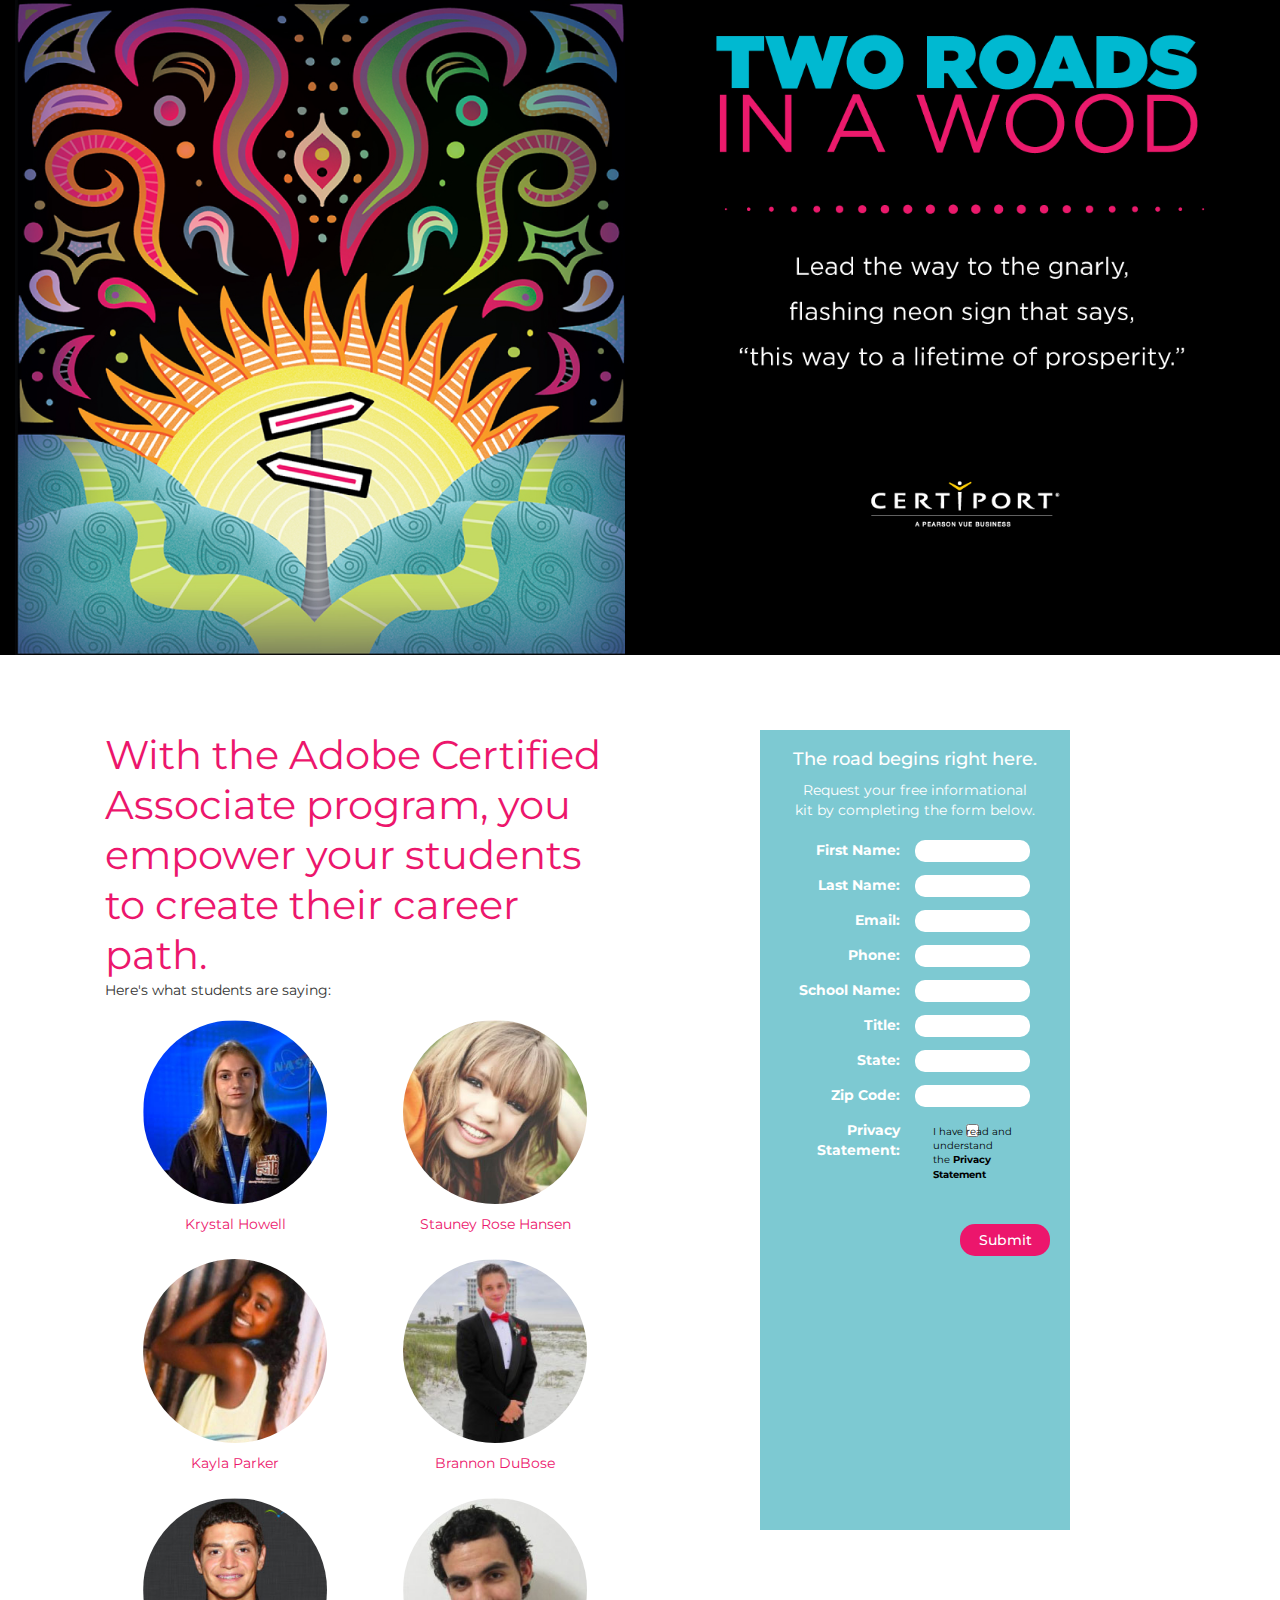
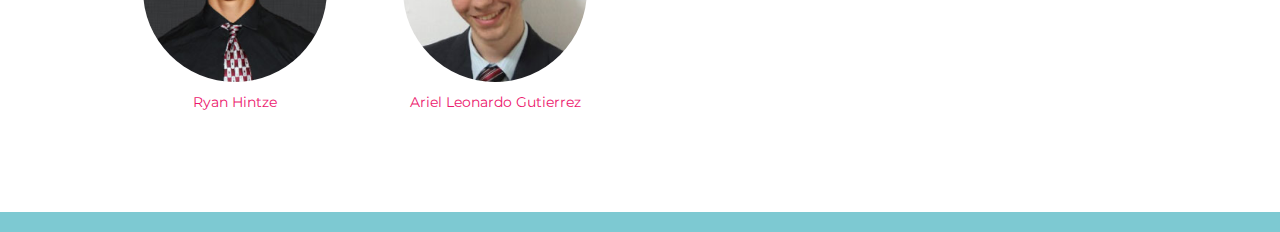
<file: index.html>
<!DOCTYPE html>
<head>
	
	<!-- Latest compiled and minified CSS -->
	<link rel="stylesheet" href="css/bootstrap.min.css">
	<link rel="stylesheet" href="css/style.css">
	<!-- JS -->
	<script src="js/bootstrap.min.js"></script>
	
</head>
<body>
	<div id="page" class="site">
		<header>
			
		</header>
		
		<div id="content">
			
			<div id="primary" class="content-area">
				<div id="first" class="bg-blk">
					<div class="landing-wrap row">
						<div class="col-md-6 col-sm-12">
							<img src="img/two_roads.png"/>
						</div>
						<div class="col-md-6 col-sm-12">
							<img src="img/two_roads_text.png"/>
						</div>
					</div>
				</div>
				
				<div class="clearfix"></div>
				
				<div id="second" class="bg-white">
					<div class="row">
						<div class="col-lg-12">
							<div class="col-md-6 col-sm-12 path-holder">
								<span class="big-text pink-text">With the Adobe Certified Associate program, you empower your students to create their career path.</span>
								Here's what students are saying:
								<br/>
								<br/>
								<div class="col-xs-6 student-testimonial">
									<div>
										<a href="http://aca.mycertiportstory.com/krystal-howell/">
											<img src="img/krystal_howell.jpg"/>
											<div class="bg-pink"></div>
										</a>
									</div>
									<a href="http://aca.mycertiportstory.com/krystal-howell/"><span class="pink-text">Krystal Howell</span></a>
								</div>
								
								<div class="col-xs-6 student-testimonial">
									<div>
										<a href="http://aca.mycertiportstory.com/stauney-rose-hansen/">
											<img src="img/stauney_rose_hansen.jpg"/>
											<div class="bg-pink"></div>
										</a>
									</div>
									<a href="http://aca.mycertiportstory.com/stauney-rose-hansen/"><span class="pink-text">Stauney Rose Hansen</span></a>
								</div>
								<div class="col-xs-6 student-testimonial">
									<div>
										<a href="http://aca.mycertiportstory.com/kayla-parker/">
											<img height="100%" src="img/kayla_parker.jpg"/>
											<div class="bg-pink"></div>
										</a>
									</div>
									<a href="http://aca.mycertiportstory.com/kayla-parker/"><span class="pink-text">Kayla Parker</span></a>
								</div>
								<div class="col-xs-6 student-testimonial">
									<div>
										<a href="http://aca.mycertiportstory.com/brannon-dubose/">
											<img src="img/brannon_dubose.jpg"/>
											<div class="bg-pink"></div>
										</a>
									</div>
									<a href="http://aca.mycertiportstory.com/brannon-dubose/"><span class="pink-text">Brannon DuBose</span></a>
								</div>
								<div class="col-xs-6 student-testimonial">
									<div>
										<a href="http://aca.mycertiportstory.com/ryan-hintze/">
											<img src="img/ryan_hintze.jpg"/>
											<div class="bg-pink"></div>
										</a>
									</div>
									<a href="http://aca.mycertiportstory.com/ryan-hintze/"><span class="pink-text">Ryan Hintze</span></a>
								</div>
								<div class="col-xs-6 student-testimonial">
									<div>
										<a href="http://aca.mycertiportstory.com/ariel-leonardo-gutierrez/">
											<img src="img/ariel_leonardo_gutierrez.jpg"/>
											<div class="bg-pink"></div>
										</a>
									</div>
									<a href="http://aca.mycertiportstory.com/ariel-leonardo-gutierrez/"><span class="pink-text">Ariel Leonardo Gutierrez</span></a>
								</div>
							</div>
							<div class="col-md-6 col-sm-12 form-holder">
								<div class="form-container">
									<form id="road-begins" class="bg-blue">
										<h4>The road begins right here.</h4>
										<span>Request your free informational<br/> kit by completing the form below.</span>
										<br/>
										<br/>
										<div class="col-sm-12">
											<div class="col-sm-6">
												<label for="first_name">First Name:</label>
											</div>
											<div class="col-sm-6">
												<input type="text" name="first_name"/><br/>
											</div>
											<div class="clearfix"></div>
											<div class="col-sm-6">
												<label for="last_name">Last Name:</label>
											</div>
											<div class="col-sm-6">
												<input type="text" name="last_name"/><br/>
											</div>
											<div class="clearfix"></div>
											<div class="col-sm-6">
												<label for="email">Email:</label>
											</div>
											<div class="col-sm-6">
												<input type="text" name="email"/><br/>
											</div>
											<div class="clearfix"></div>
											<div class="col-sm-6">
												<label for="phone">Phone:</label>
											</div>
											<div class="col-sm-6">
												<input type="text" name="phone"/><br/>
											</div>
											<div class="clearfix"></div>
											<div class="col-sm-6">
												<label for="school_name">School Name:</label>
											</div>
											<div class="col-sm-6">
												<input type="text" name="school_name"/><br/>
											</div>
											<div class="clearfix"></div>
											<div class="col-sm-6">
												<label for="title">Title:</label>
											</div>
											<div class="col-sm-6">
												<input type="text" name="title"/><br/>
											</div>
											<div class="clearfix"></div>
											<div class="col-sm-6">
												<label for="state">State:</label>
											</div>
											<div class="col-sm-6">
												<input type="text" name="state"/><br/>
											</div>
											<div class="clearfix"></div>
											<div class="col-sm-6">
												<label for="postal_code">Zip Code:</label>
											</div>
											<div class="col-sm-6">
												<input type="text" name="postal_code"/><br/>
											</div>
											<div class="clearfix"></div>
											<div class="col-sm-6 col-xs-6">
												<label for="privacy">Privacy <br/>Statement:</label>
											</div>
											<div class="col-sm-6 col-xs-6">
												<input type="checkbox" name="privacy"/> <span id="privacy-statement">I have read and understand <br/>the <a href="#">Privacy Statement</a></span>
											</div>
											<div class="clearfix"></div>
											<br/><br/>
											<input type="submit" value="Submit" class="bg-pink"/>
										
										</div>
									</form>
								</div>
							</div>
						</div>
					</div>
				</div>
				
				<div class="clearfix"></div>
			</div>
			
		</div>
	
		<footer>
			<div class="row">
				<div class="col-sm-12">
					&nbsp;	
				</div>
			</div>	
		</footer>
	</div>
</body>
</file>
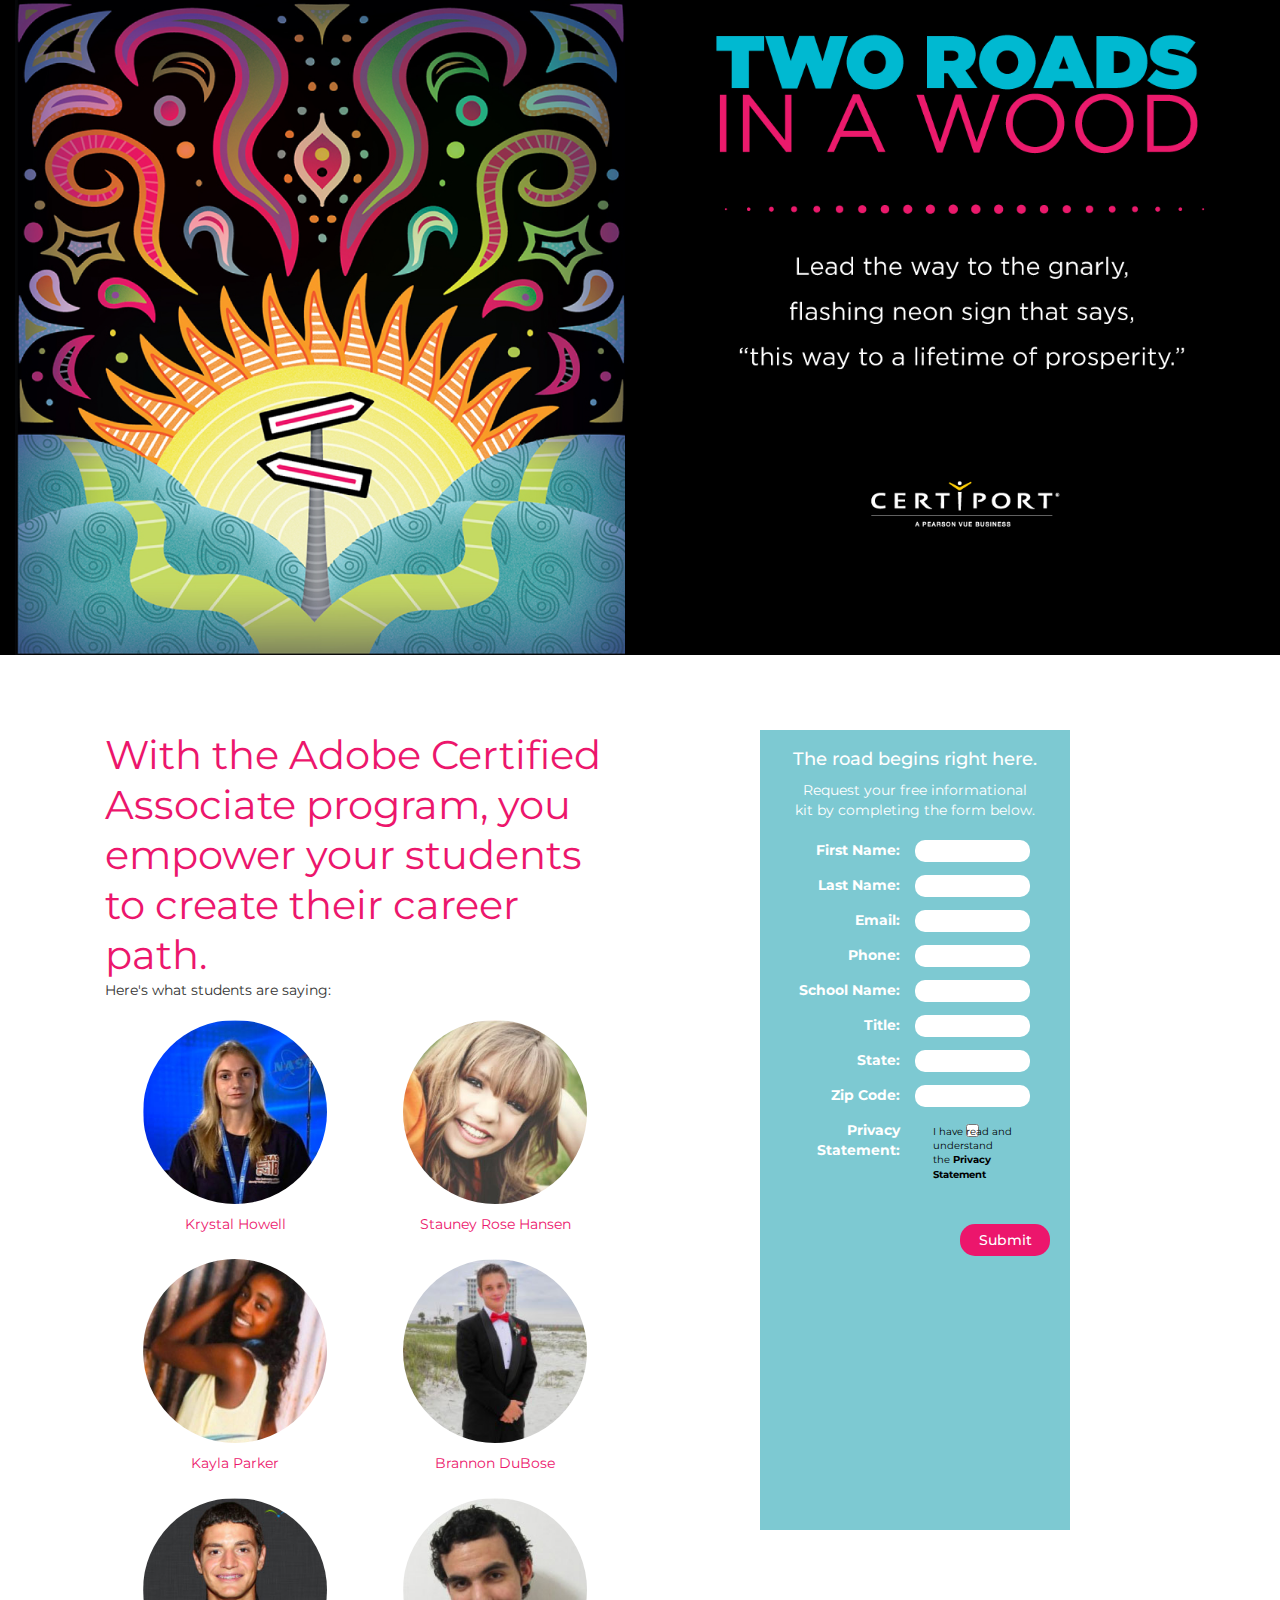
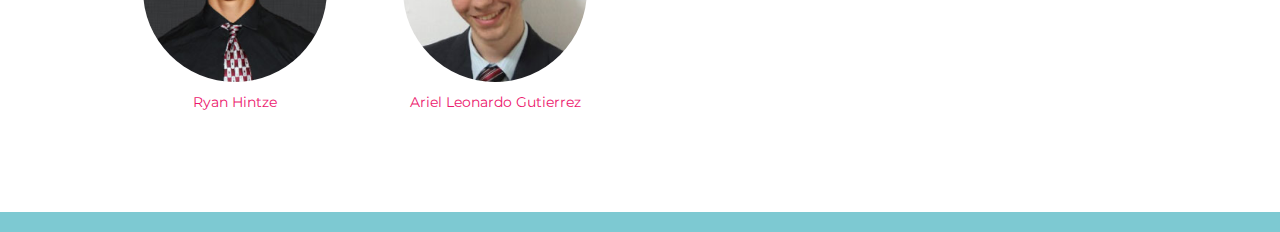
<file: landing.html>
<!DOCTYPE html>
<head>
	
	<!-- Latest compiled and minified CSS -->
	<link rel="stylesheet" href="css/bootstrap.min.css">
	<link rel="stylesheet" href="css/style.css">
	<!-- JS -->
	<script src="js/bootstrap.min.js"></script>
	
</head>
<body>
	<div id="page" class="site">
		<header>
			
		</header>
		
		<div id="content">
			
			<div id="primary" class="content-area">
				<div id="first" class="bg-blk">
					<div class="landing-wrap row">
						<div class="col-md-6 col-sm-12">
							<img src="img/two_roads.png"/>
						</div>
						<div class="col-md-6 col-sm-12">
							<img src="img/two_roads_text.png"/>
						</div>
					</div>
				</div>
				
				<div class="clearfix"></div>
				
				<div id="second" class="bg-white">
					<div class="row">
						<div class="col-lg-12">
							<div class="col-lg-6 col-sm-12 path-holder">
								<span class="big-text pink-text">With the Adobe Certified Associate program, you empower your students to create their career path.</span>
								Here's what students are saying:
								<br/>
								<br/>
								<div class="col-xs-6 student-testimonial">
									<div>
										<a href="http://aca.mycertiportstory.com/krystal-howell/">
											<img src="img/krystal_howell.jpg"/>
											<div class="bg-pink"></div>
										</a>
									</div>
									<a href="http://aca.mycertiportstory.com/krystal-howell/"><span class="pink-text">Krystal Howell</span></a>
								</div>
								
								<div class="col-xs-6 student-testimonial">
									<div>
										<a href="http://aca.mycertiportstory.com/stauney-rose-hansen/">
											<img src="img/stauney_rose_hansen.jpg"/>
											<div class="bg-pink"></div>
										</a>
									</div>
									<a href="http://aca.mycertiportstory.com/stauney-rose-hansen/"><span class="pink-text">Stauney Rose Hansen</span></a>
								</div>
								<div class="col-xs-6 student-testimonial">
									<div>
										<a href="http://aca.mycertiportstory.com/kayla-parker/">
											<img height="100%" src="img/kayla_parker.jpg"/>
											<div class="bg-pink"></div>
										</a>
									</div>
									<a href="http://aca.mycertiportstory.com/kayla-parker/"><span class="pink-text">Kayla Parker</span></a>
								</div>
								<div class="col-xs-6 student-testimonial">
									<div>
										<a href="http://aca.mycertiportstory.com/brannon-dubose/">
											<img src="img/brannon_dubose.jpg"/>
											<div class="bg-pink"></div>
										</a>
									</div>
									<a href="http://aca.mycertiportstory.com/brannon-dubose/"><span class="pink-text">Brannon DuBose</span></a>
								</div>
								<div class="col-xs-6 student-testimonial">
									<div>
										<a href="http://aca.mycertiportstory.com/ryan-hintze/">
											<img src="img/ryan_hintze.jpg"/>
											<div class="bg-pink"></div>
										</a>
									</div>
									<a href="http://aca.mycertiportstory.com/ryan-hintze/"><span class="pink-text">Ryan Hintze</span></a>
								</div>
								<div class="col-xs-6 student-testimonial">
									<div>
										<a href="http://aca.mycertiportstory.com/ariel-leonardo-gutierrez/">
											<img src="img/ariel_leonardo_gutierrez.jpg"/>
											<div class="bg-pink"></div>
										</a>
									</div>
									<a href="http://aca.mycertiportstory.com/ariel-leonardo-gutierrez/"><span class="pink-text">Ariel Leonardo Gutierrez</span></a>
								</div>
							</div>
							<div class="col-lg-6 col-sm-12 form-holder">
								<div class="form-container">
									<form id="road-begins" class="bg-blue">
										<h4>The road begins right here.</h4>
										<span>Request your free informational<br/> kit by completing the form below.</span>
										<br/>
										<br/>
										<div class="col-sm-12">
											<div class="col-sm-6">
												<label for="first_name">First Name:</label>
											</div>
											<div class="col-sm-6">
												<input type="text" name="first_name"/><br/>
											</div>
											<div class="clearfix"></div>
											<div class="col-sm-6">
												<label for="last_name">Last Name:</label>
											</div>
											<div class="col-sm-6">
												<input type="text" name="last_name"/><br/>
											</div>
											<div class="clearfix"></div>
											<div class="col-sm-6">
												<label for="email">Email:</label>
											</div>
											<div class="col-sm-6">
												<input type="text" name="email"/><br/>
											</div>
											<div class="clearfix"></div>
											<div class="col-sm-6">
												<label for="phone">Phone:</label>
											</div>
											<div class="col-sm-6">
												<input type="text" name="phone"/><br/>
											</div>
											<div class="clearfix"></div>
											<div class="col-sm-6">
												<label for="school_name">School Name:</label>
											</div>
											<div class="col-sm-6">
												<input type="text" name="school_name"/><br/>
											</div>
											<div class="clearfix"></div>
											<div class="col-sm-6">
												<label for="title">Title:</label>
											</div>
											<div class="col-sm-6">
												<input type="text" name="title"/><br/>
											</div>
											<div class="clearfix"></div>
											<div class="col-sm-6">
												<label for="state">State:</label>
											</div>
											<div class="col-sm-6">
												<input type="text" name="state"/><br/>
											</div>
											<div class="clearfix"></div>
											<div class="col-sm-6">
												<label for="postal_code">Zip Code:</label>
											</div>
											<div class="col-sm-6">
												<input type="text" name="postal_code"/><br/>
											</div>
											<div class="clearfix"></div>
											<div class="col-sm-6 col-xs-6">
												<label for="privacy">Privacy <br/>Statement:</label>
											</div>
											<div class="col-sm-6 col-xs-6">
												<input type="checkbox" name="privacy"/> <span id="privacy-statement">I have read and understand <br/>the <a href="#">Privacy Statement</a></span>
											</div>
											<div class="clearfix"></div>
											<br/><br/>
											<input type="submit" value="Submit" class="bg-pink"/>
										
										</div>
									</form>
								</div>
							</div>
						</div>
					</div>
				</div>
				
				<div class="clearfix"></div>
			</div>
			
		</div>
	
		<footer>
			<div class="row">
				<div class="col-sm-12">
					&nbsp;	
				</div>
			</div>	
		</footer>
	</div>
</body>
</file>
<file: css/style.css>
@import url(http://fonts.googleapis.com/css?family=Montserrat:400,700);

body{
	font-family: 'Gotham', 'Montserrat', sans-serif;
}

body span{
	font-family: 'Gotham-Ultra', 'Montserrat', sans-serif;
}

footer{
	background: #7DC9D2;
	width: 100%;
}

.bg-blue{
	background: #7DC9D2;
}
.bg-blk{
	background: #000;
}
.bg-white{
	background: #fff;
	padding: 75px;
}

.row{
	max-width: 1300px;
	margin: 0 auto;
}

.landing-wrap img{width: 100%;}

.pink-text{
	color: #EC166C
}

.big-text{
	font-size: 40px;
	display: block;
	line-height: 50px;
}

.clearfix{
	clear: both;
}

.student-testimonial{
	text-align: center;
	margin-bottom: 25px;
	position: relative;
}
.student-testimonial div:first-child{
	border-radius: 50%;
	width: 234px;
	height: 234px;
	overflow: hidden;
	margin: 0 auto;
	margin-bottom: 10px;
	background: rgba(266,32,108,0);
	position: relative;
}

.student-testimonial .bg-pink{
	background: transparent;
	transition: background .15s ease-in-out;
	-moz-transition: background .15s ease-in-out;
	-webkit-transition: background .15s ease-in-out;

}

.student-testimonial div:first-child:hover .bg-pink{
	display: block;
	background: rgba(266,32,108,0.4);
	width: 234px;
	height: 234px;
	border-radius: 50%;
	position: absolute;
	top: 0;
	left: 50%;
	margin-left: -117px;
	cursor: pointer;
}

.form-holder{height: 100vh;}

#road-begins{
	color: #fff;
	padding: 10px;
	position: relative;
	width: 55%;
	max-width: 352px;
	max-height: 800px;
	min-width: 310px;
	margin: 0 auto;
	height: 100vh;
	text-align: center;
}

#road-begins input{
	border-radius: 10px;
	border: none;
	width: 100%;
	color: #000;
	font-family: 'Gotham Book', 'Montserrat', sans-serif;
	padding-left: 10px;
}
#road-begins input[type="text"]:focus{
	outline: none;
}

#road-begins input[type="submit"]{
	background: #EC166C;
	color: #fff;
	width: 90px;
	text-align: center;
	padding: 6px;
	font-family: 'Gotham', 'Montserrat', sans-serif;
	font-weight: 500;
	border-radius: 15px;
	position: relative;
	right: -90px;
	top: -25px;
}

#road-begins label{
	text-align: right;
}

#road-begins span{
	font-family: 'Gotham Book', 'Montserrat', sans-serif;
}
#road-begins h4{
	font-family: 'Gotham-Ultra', 'Montserrat', sans-serif;
}

#road-begins div.col-sm-6:nth-child(odd){
	text-align: right;
	margin-bottom: 10px;
	padding-left: 0px;
}
#road-begins div.col-sm-6:nth-child(even){
	text-align: right;
	margin-bottom: 10px;
	padding-left: 0px;
}

#privacy-statement{
	color: #000;
	font-size: 10px;
	text-align: left;
	display: block;
	position: relative;
	top: -17px;
	width: 90%;
	right: -18px;
}

#privacy-statement a{
	color:#000;
	font-weight: bolder;
}

@media (max-width: 1290px){
	.student-testimonial div:first-child{
		width: 184px;
		height: 184px;
	}
	.student-testimonial div:first-child:hover .bg-pink{
		width: 184px;
		height: 184px;
		margin-left: -92px;
	}
	.student-testimonial div:first-child img{
		width: 100%;
	}
}

@media (max-width: 767px){
	#road-begins div.col-sm-6:nth-child(odd){
		text-align: left;
		margin-bottom: 10px;
		padding-left: 0px;
	}
	#road-begins div.col-sm-6:nth-child(even){
		text-align: left;
		margin-bottom: 10px;
		padding-left: 0px;
	}
	
	.bg-white{padding: 75px 0;}
	
	#road-begins{width: 100%;}
	
	#road-begins input[type="submit"]{top: -30px}
	
	.path-holder{margin-bottom: 950px;}
	
}

@media (max-width: 575px){
	
	.student-testimonial div:first-child{
		width: 125px;
		height: 125px;
	}
	.student-testimonial div:first-child img{
		width: 100%;
	}
	.student-testimonial div:first-child:hover .bg-pink{
		width: 125px;
		height: 125px;
		margin-left: -62px;
	}

	.big-text{
		font-size: 26px;
		line-height: 30px;
		margin-bottom: 25px;
	}
	
	.path-holder{margin-bottom: 625px;}
	
}
</file>
